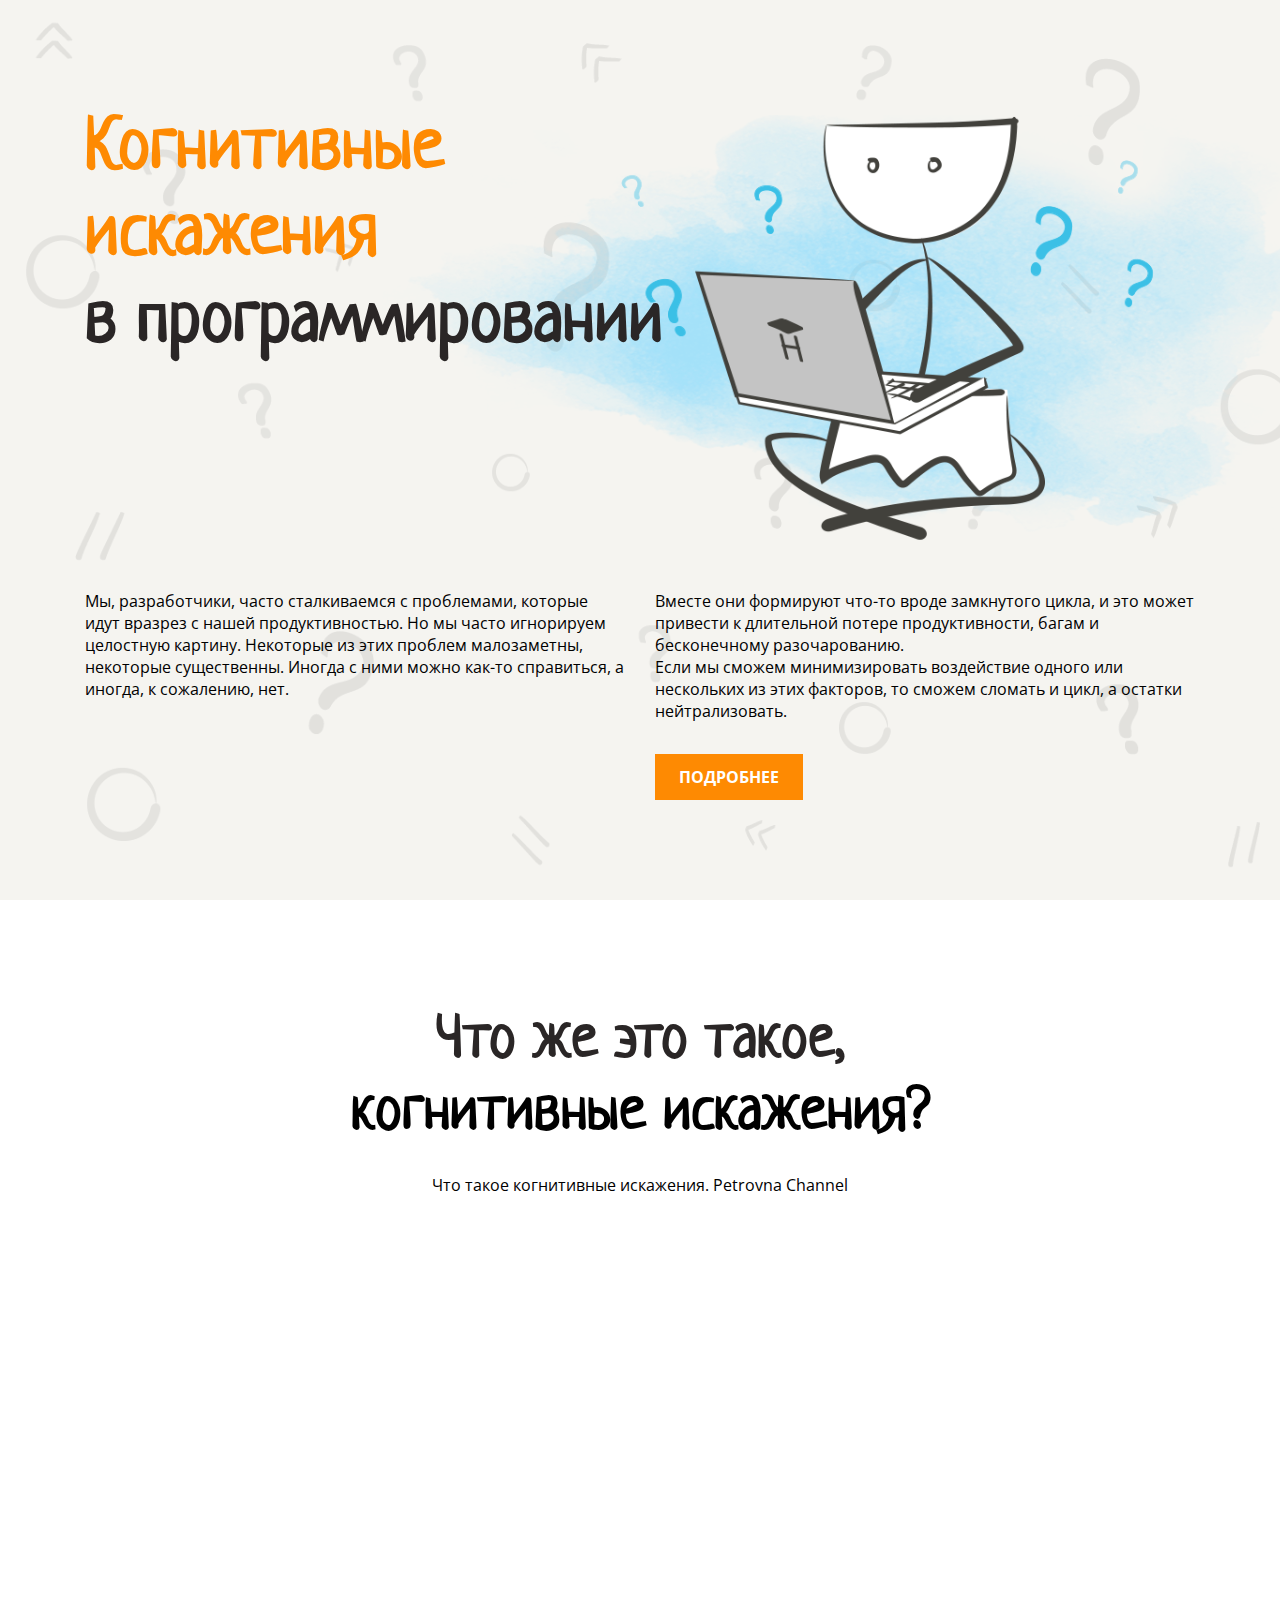
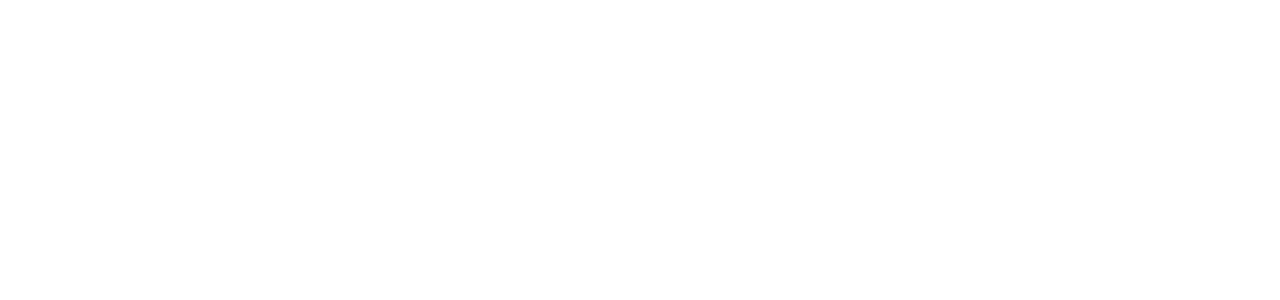
<file: index.html>
<!DOCTYPE html>
<html lang="ru">
<head>
    <meta charset="UTF-8">
    <meta name="viewport" content="width=device-width, initial-scale=1.0">
    <link rel="stylesheet" href="./styles.css">
<title>Когнитивные искажения (Соловьев Евгений)</title>
</head>

<body>
 
    <header class="background-image background-light">
        <div class="container">
          <h1 class="text-primary">
            Когнитивные<br>
            искажения<br>
            <span class="text-dark">в программировании</span>
          </h1>
          <img class="header-image" src="./images/main.png" alt="Человек с ноутбуком" height="525">
          <div class="row gap-2">
            <div class="flex-width-50">
              <p>
                Мы, разработчики, часто сталкиваемся с проблемами, которые идут вразрез с нашей продуктивностью. Но мы часто
                игнорируем целостную картину. Некоторые из этих проблем малозаметны, некоторые существенны. Иногда с ними
                можно как-то справиться, а иногда, к сожалению, нет.
              </p>
            </div>
            <div class="flex-width-50">
              <p>
                Вместе они формируют что-то вроде замкнутого цикла, и это может привести к длительной потере продуктивности,
                багам и бесконечному разочарованию.
              </p>
              <p>
                Если мы сможем минимизировать воздействие одного или нескольких из этих факторов, то сможем сломать и цикл, а
                остатки нейтрализовать.
              </p>
              <a class="btn mt-2" href="#">Подробнее</a>
            </div>
          </div>
        </div>
      </header>


      <main>
        <section class="preview-image">
            <div class="container gap-30">
              <h2>
                <span class="text-dark">Что же это такое,</span><br>
                когнитивные искажения?
              </h2>
              <p>
                Что такое когнитивные искажения. Petrovna Channel
              </p>
              <div>
                <iframe class="video-preview" width="919" height="569" src="https://www.youtube.com/embed/jie9AizBqss" allowfullscreen=""></iframe>
              </div>
            </div>
          </section>
      </main>

</body>


</html>
</file>
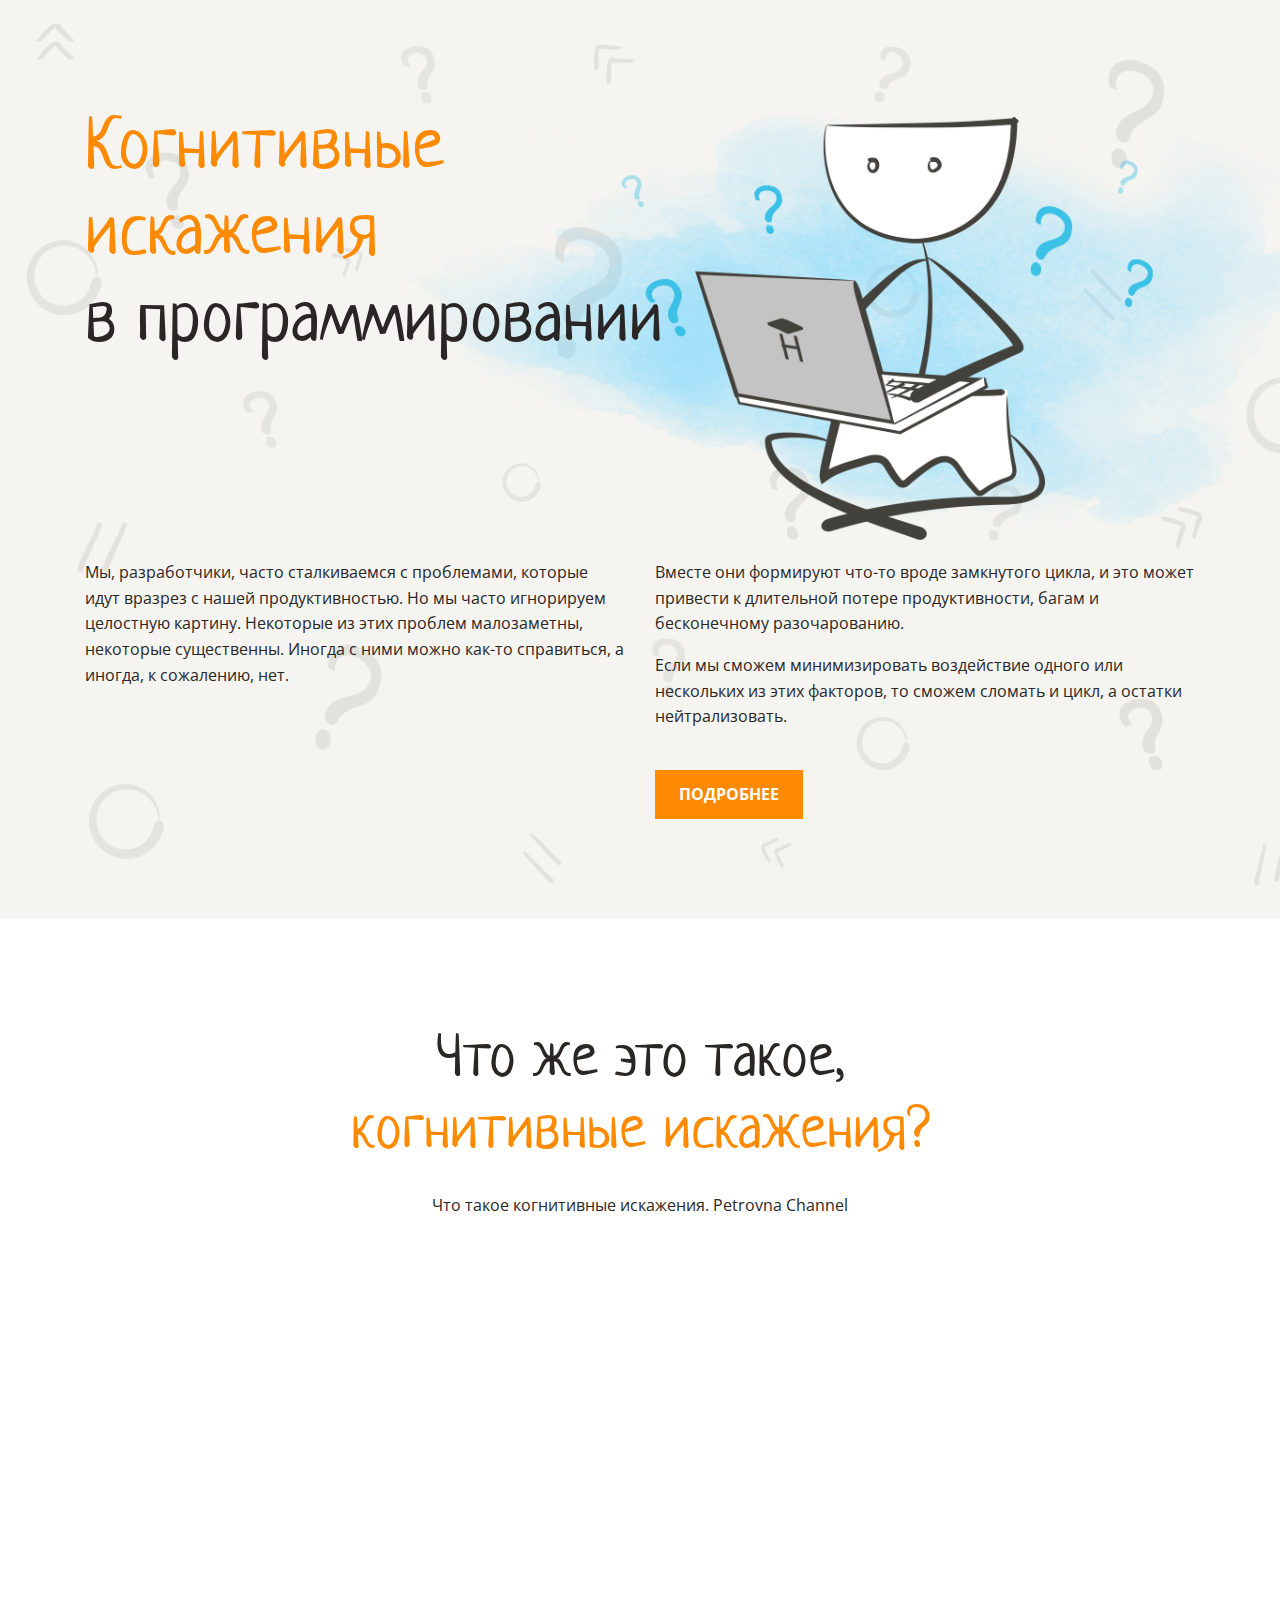
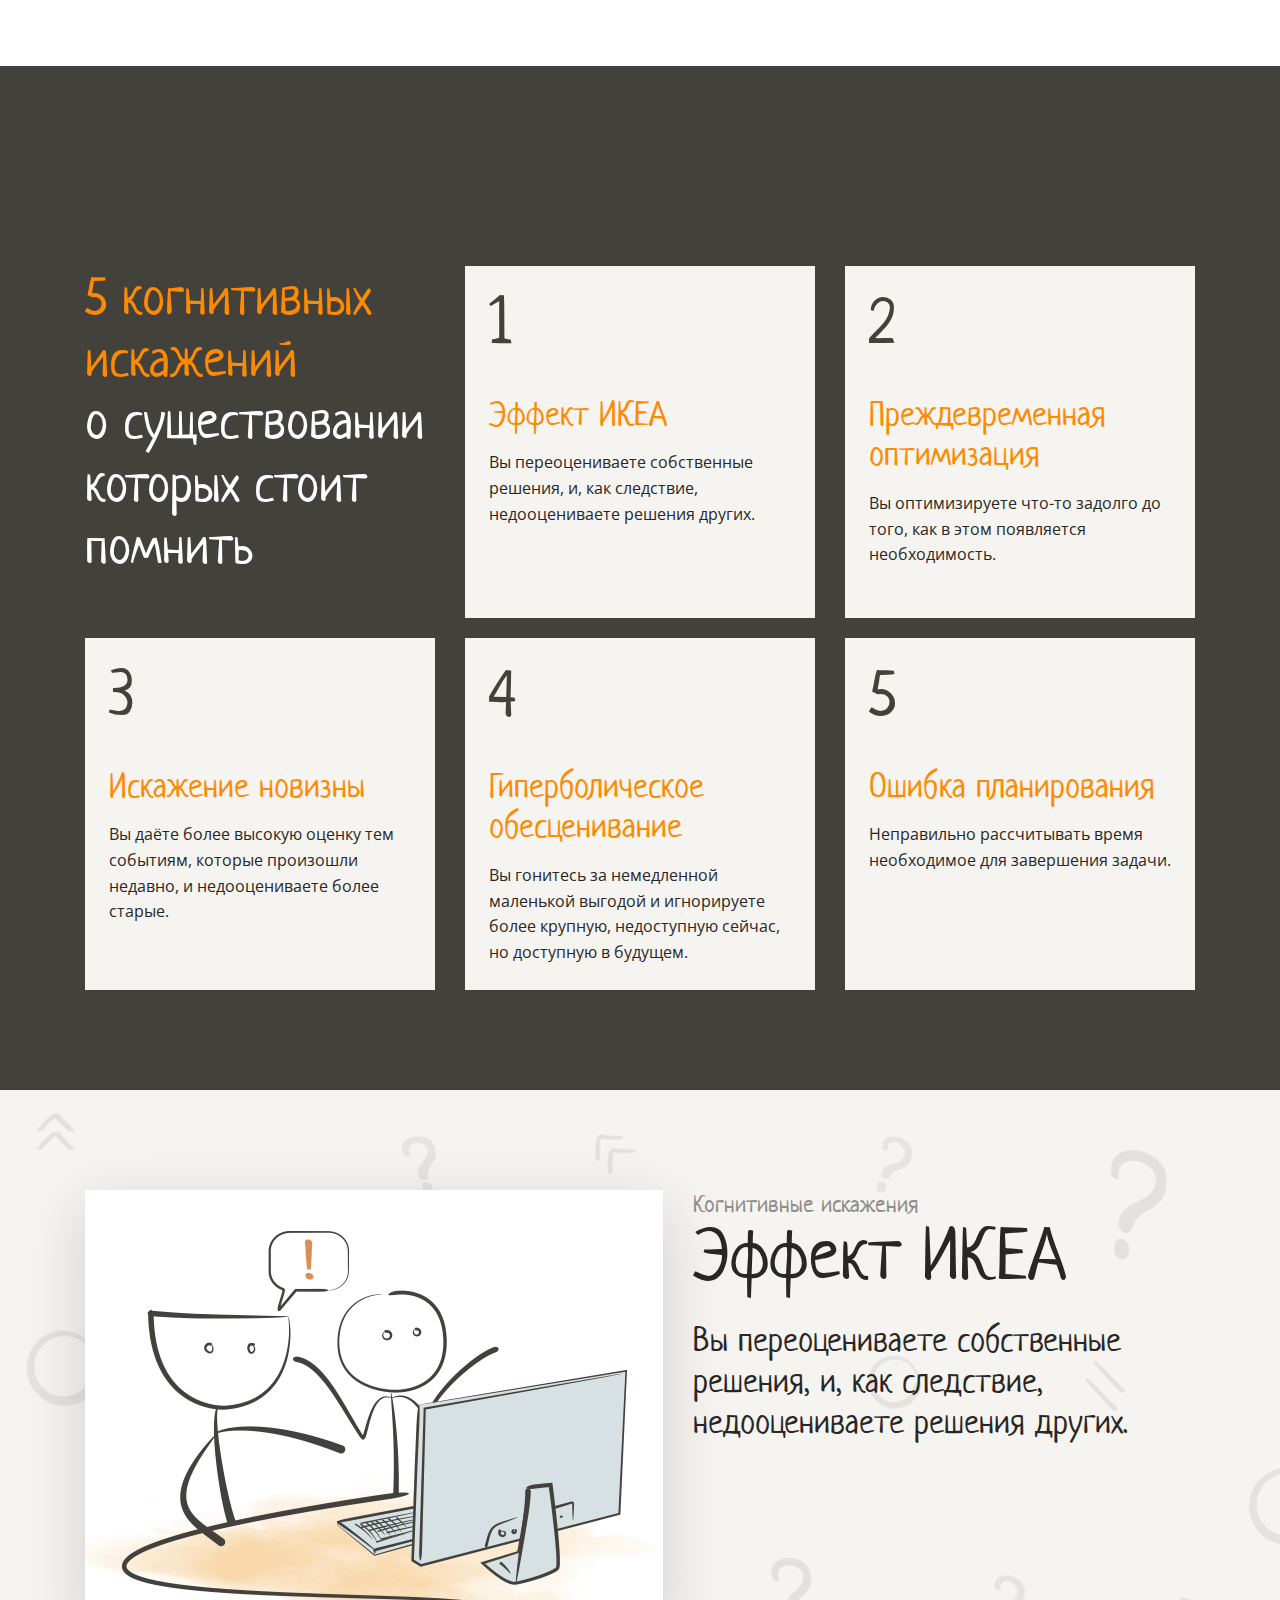
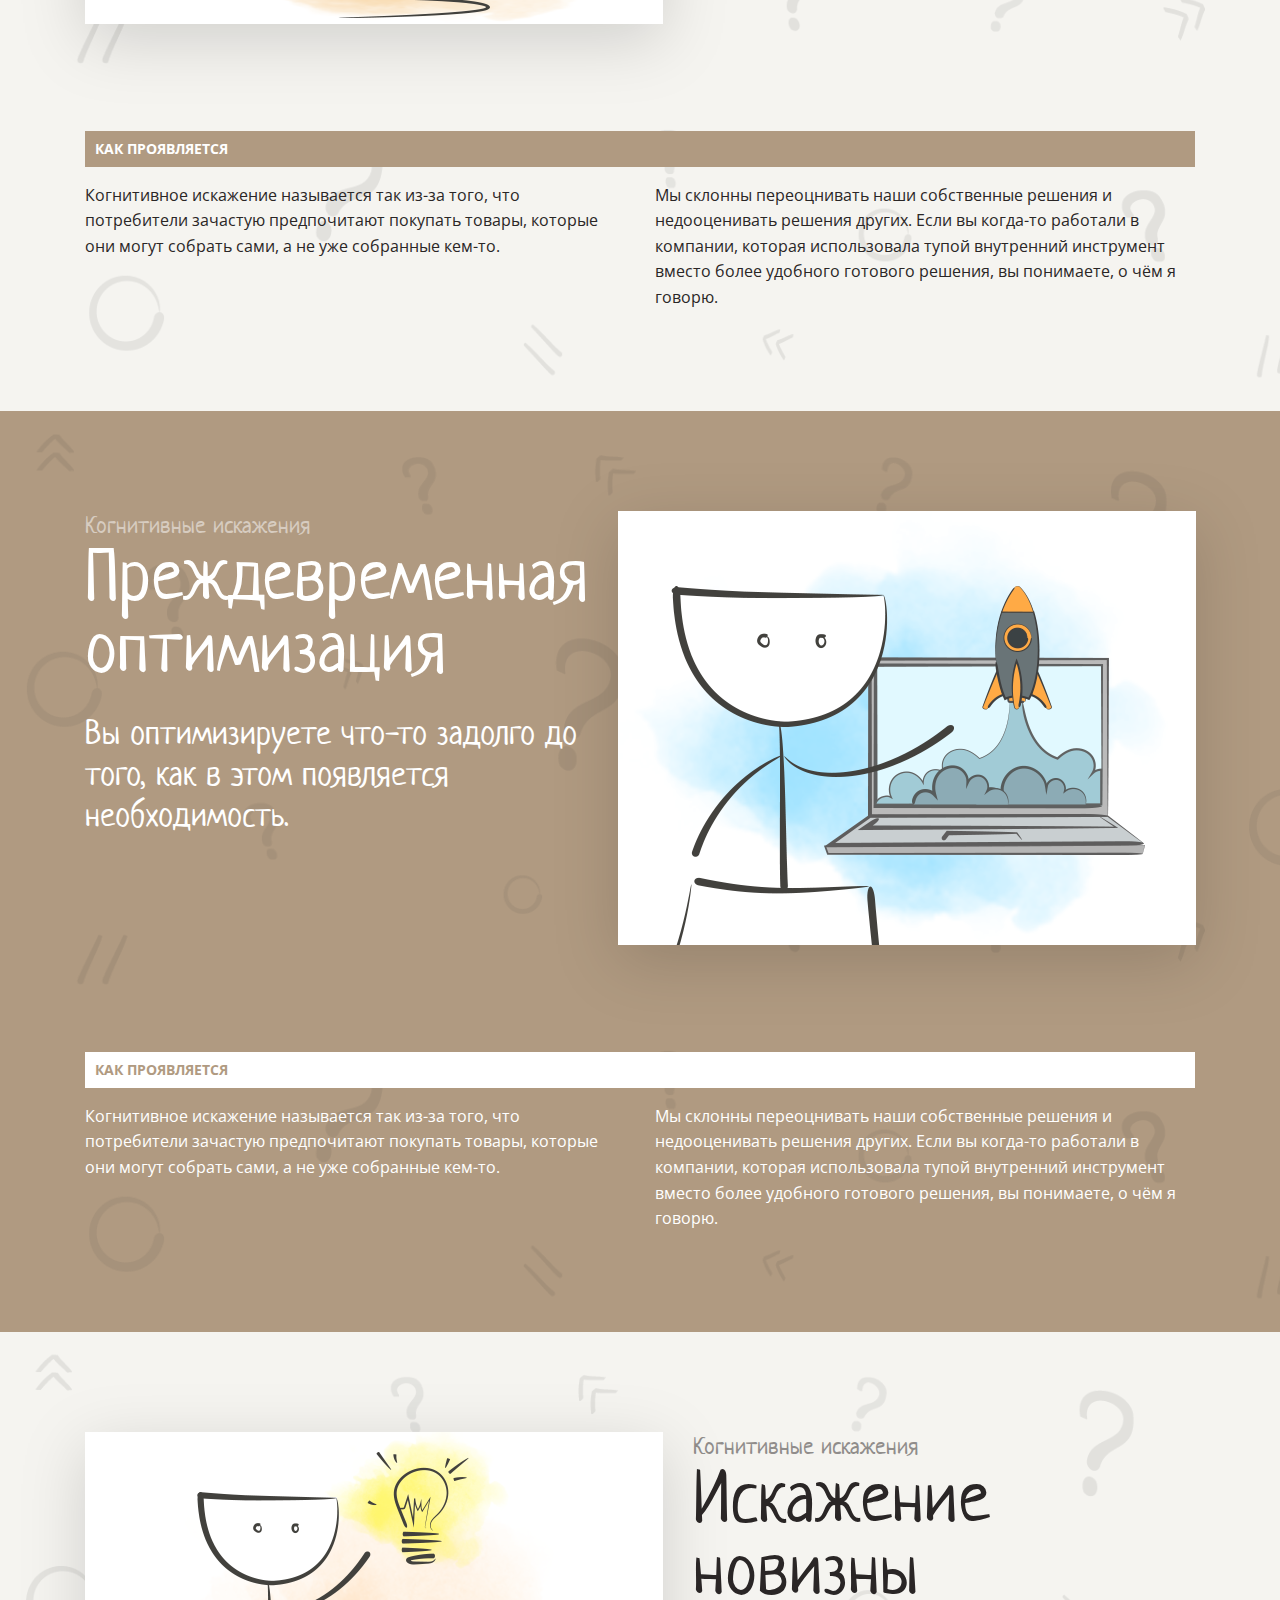
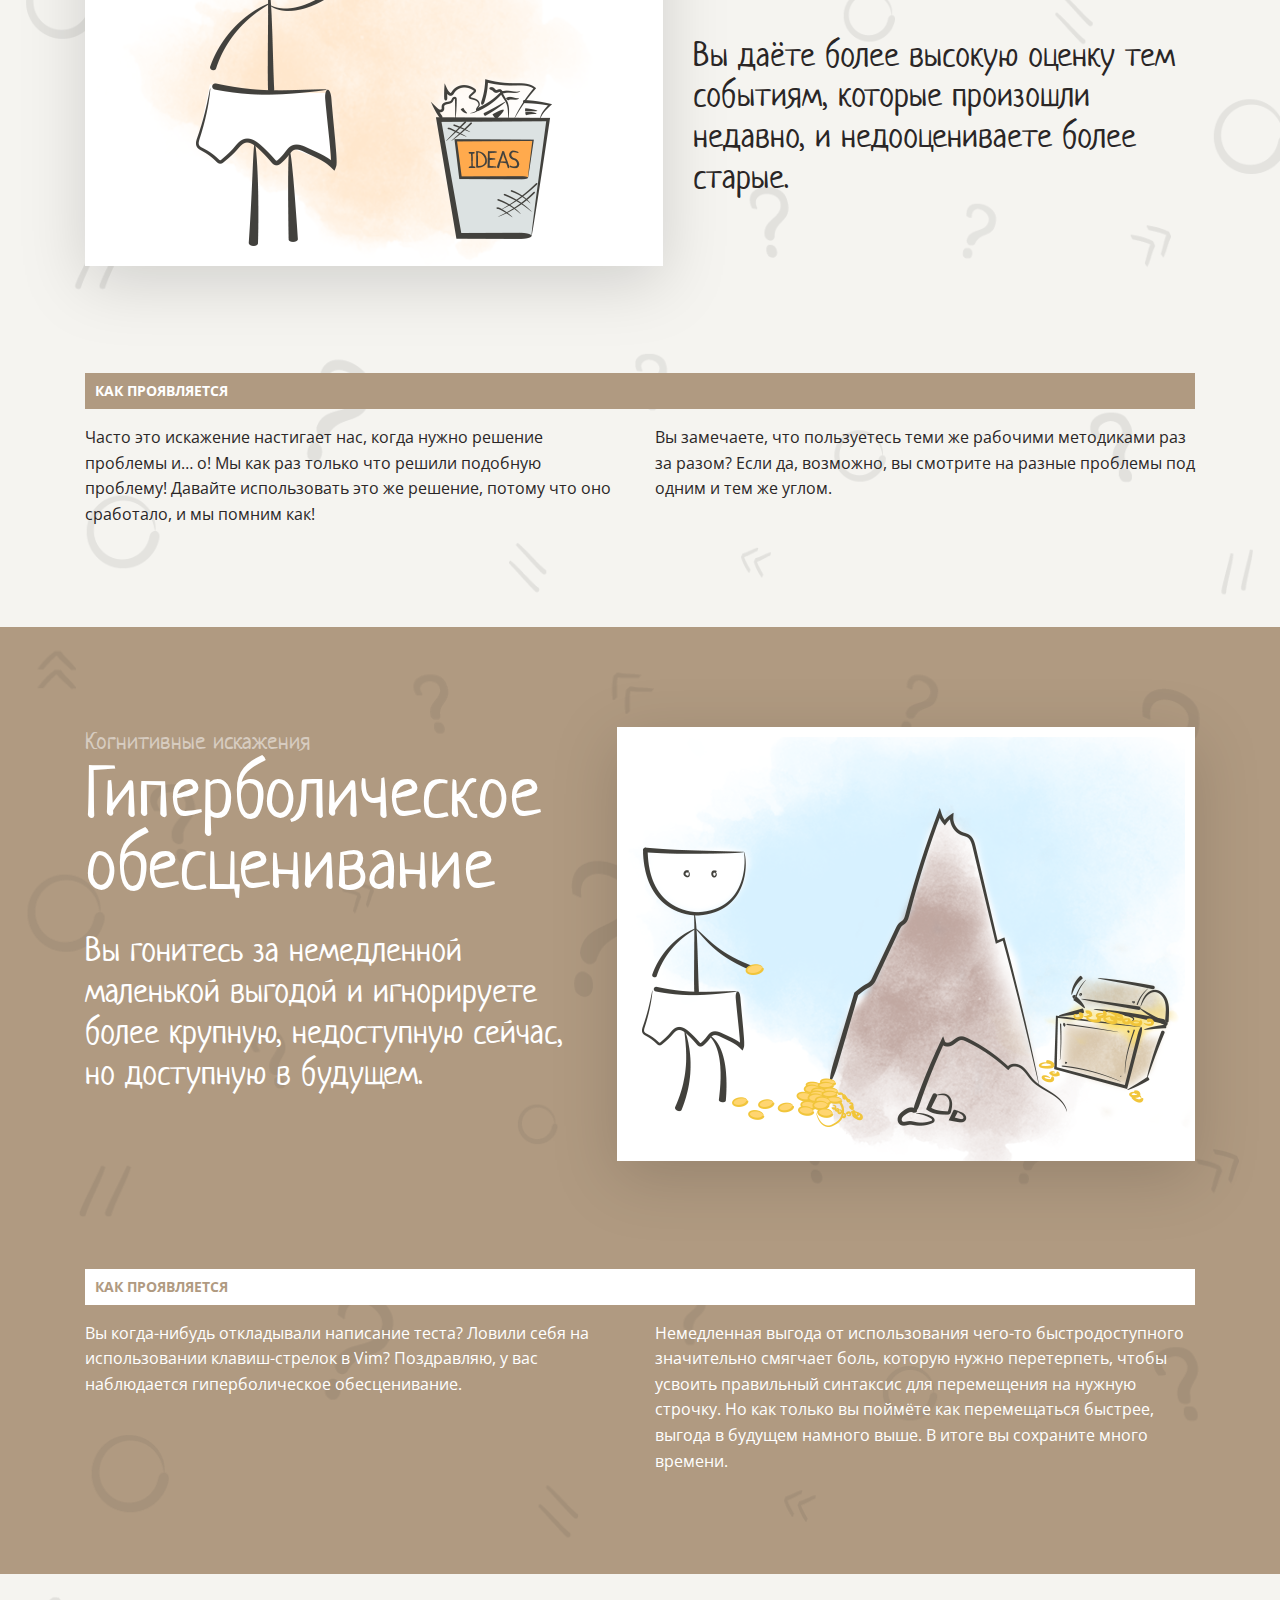
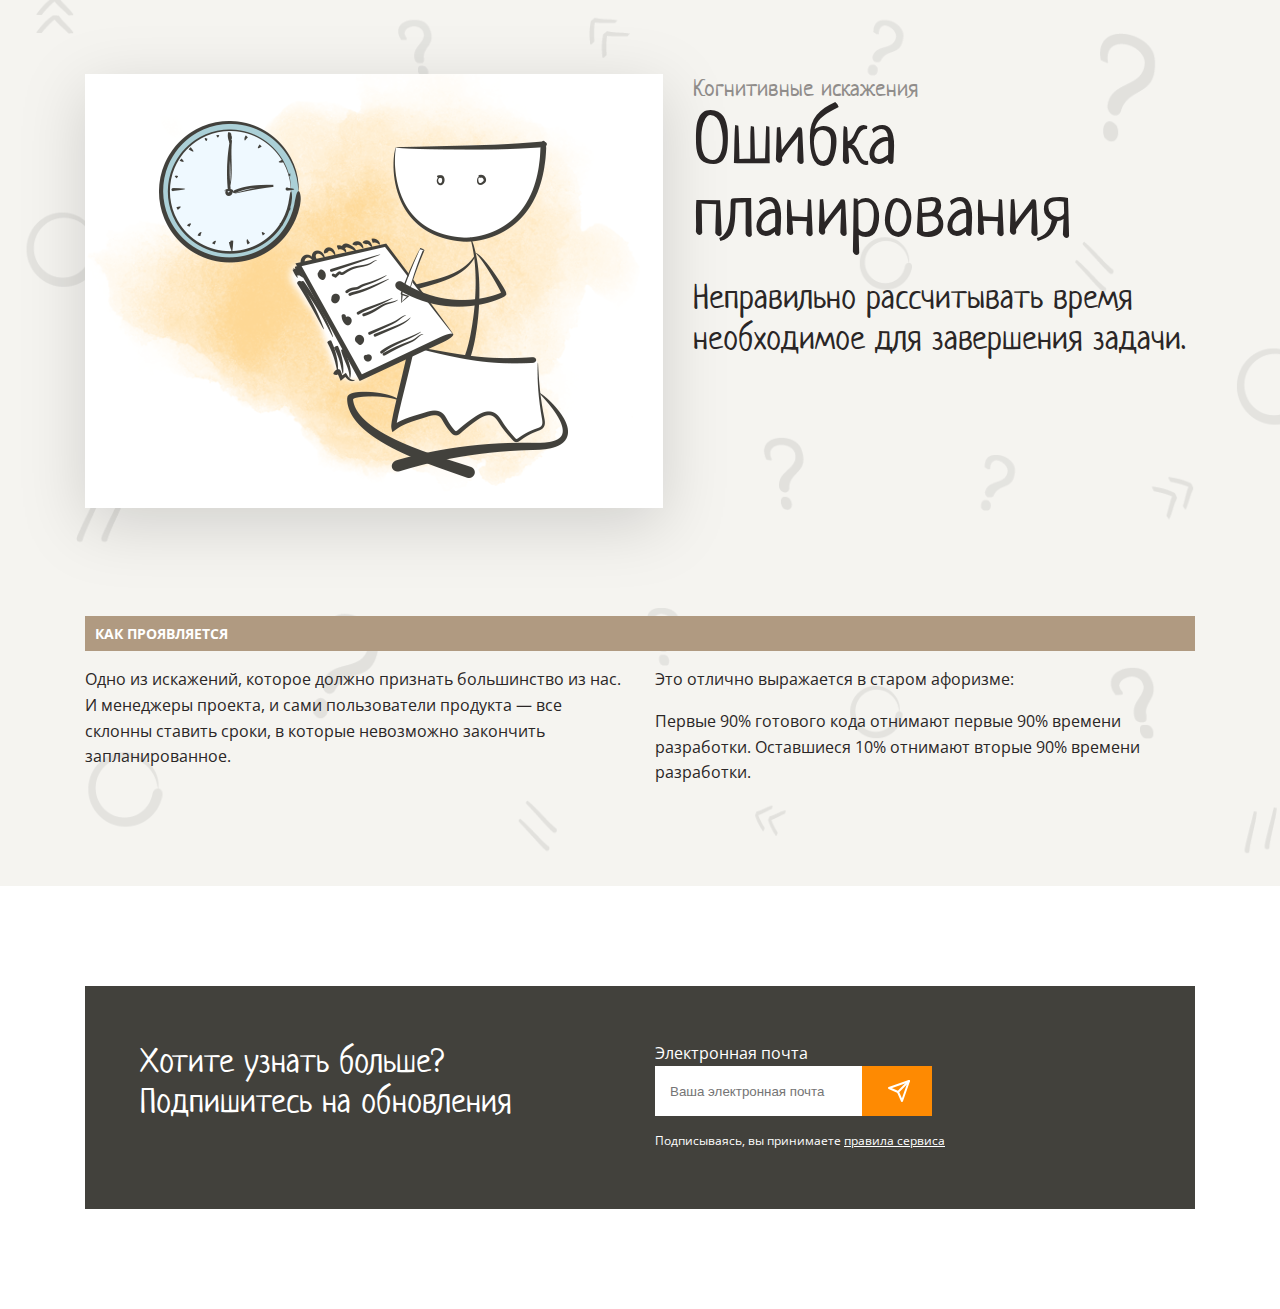
<file: src/index.html>
<!DOCTYPE html>
<html lang="ru">
<head>
    <meta charset="UTF-8">
    <meta http-equiv="X-UA-Compatible" content="IE=edge">
    <meta name="viewport" content="width=device-width, initial-scale=1.0">
    <link rel="stylesheet" href="./style.css">
    <title>Когнитивные искажения user-45f6a7373207583b</title>
</head>
<body>
    
    <header class="bg bg-light">
        <div class="container ">
            <div class="header-title">
                <h1 class="text-primary">
                    Когнитивные<br>искажения<br><span class="text-dark">в программировании</span>
                </h1>
                <img class="header-image" src="./images/main.png" alt="man with laptop">
            </div>
            <div class="row mt-180">
                <div>
                    <p>Мы, разработчики, часто сталкиваемся с проблемами, которые идут вразрез с нашей продуктивностью. Но мы часто игнорируем целостную картину. Некоторые из этих проблем малозаметны, некоторые существенны. Иногда с ними можно как-то справиться, а иногда, к сожалению, нет.</p>
                </div>
                <div>
                    <p>Вместе они формируют что-то вроде замкнутого цикла, и это может привести к длительной потере продуктивности, багам и бесконечному разочарованию.</p>
                    <p>Если мы сможем минимизировать воздействие одного или нескольких из этих факторов, то сможем сломать и цикл, а остатки нейтрализовать.</p>
                    <a class="link-more" href="">Подробнее</a>
                </div>
            </div>
        </div>
    </header>

    <main>
        <section class="video-section" id="preview-image">
            <div class="container">
                <h2 class="mb-30">Что же это такое,<br><span class="text-primary">когнитивные искажения?</span></h2>
                <p class="mb-30">Что такое когнитивные искажения. Petrovna Channel</p>
                <div class="video-block filter">
                    <iframe width="919" height="569" src="https://www.youtube.com/embed/jie9AizBqss" frameborder="0" allowfullscreen></iframe>
                </div>
            </div>
        </section>

        <section id="navigation">
            <div class="container">
                <div class="navigations-cards">
                    <a href="#" class="navigation-card-header">
                        <h2 class="text-primary">5 когнитивных искажений<br><span class="text-white"> о существовании которых стоит помнить</span></h2>
                    </a>
                    
                    <a href="#" class="navigation-card">
                        <div class="navigation-card-number">1</div>
                        <h3 class="navigation-card-header">Эффект ИКЕА</h3>
                        <p class="navigation-card-text">Вы переоцениваете собственные решения, и, как следствие, недооцениваете решения других.</p>
                    </a>

                    <a href="#" class="navigation-card">
                        <div class="navigation-card-number">2</div>
                        <h3 class="navigation-card-header">Преждевременная оптимизация</h3>
                        <p class="navigation-card-text">Вы оптимизируете что-то задолго до того, как в этом появляется необходимость.</p>
                    </a>

                    <a href="#" class="navigation-card">
                        <div class="navigation-card-number">3</div>
                        <h3 class="navigation-card-header">Искажение новизны</h3>
                        <p class="navigation-card-text">Вы даёте более высокую оценку тем событиям, которые произошли недавно, и недооцениваете более старые.</p>
                    </a>

                    <a href="#" class="navigation-card">
                        <div class="navigation-card-number">4</div>
                        <h3 class="navigation-card-header">Гиперболическое обесценивание</h3>
                        <p class="navigation-card-text">Вы гонитесь за немедленной маленькой выгодой и игнорируете более крупную, недоступную сейчас, но доступную в будущем.</p>
                    </a>

                    <a href="#" class="navigation-card">
                        <div class="navigation-card-number">5</div>
                        <h3 class="navigation-card-header">Ошибка планирования</h3>
                        <p class="navigation-card-text">Неправильно рассчитывать время необходимое для завершения задачи.</p>
                    </a>

                   
                </div>
            </div>
        </section>

        <section class="bg bg-light pt-pm--10" id="ikea-effect">
            <div class="container">
                <div class="row">
                    <div class="filter va-m">
                        <img src="./images/1.png" alt="ikea effect">
                    </div>

                    <div>
                        <h4 class="text-dark-50">Когнитивные искажения</h4>
                        <h1  class="lh-1 mb-30">Эффект ИКЕА</h1>
                        <h3>Вы переоцениваете собственные решения, и, как следствие, недооцениваете решения других.</h3>
                    </div>
                </div>
                <div class="header-line header-line-dark mt-100">Как проявляется</div>
                <div class="row">
                    <div>
                        <p>Когнитивное искажение называется так из-за того, что потребители зачастую предпочитают покупать товары, которые они могут собрать сами, а не уже собранные кем-то.</p>
                    </div>
                    <div>
                        <p>Мы склонны переоцнивать наши собственные решения и недооценивать решения других. Если вы когда-то работали в компании, которая использовала тупой внутренний инструмент вместо более удобного готового решения, вы понимаете, о чём я говорю.</p>
                    </div>
                </div>
            </div>
        </section>

        <section class="bg bg-dark pt-pm--10" id="premature-optimization">
            <div class="container">
                <div class="row">
                    <div>
                        <h4 class="text-white-50 ">Когнитивные искажения</h4>
                        <h1 class="lh-1 mb-30">Преждевременная оптимизация</h1>
                        <h3>Вы оптимизируете что-то задолго до того, как в этом появляется необходимость.</h3>
                    </div>

                    <div class="filter va-m">
                        <img src="./images/2.png" alt="premature optimization">
                    </div>
                </div>
                <div class="header-line header-line-light mt-100">Как проявляется</div>
                <div class="row">
                    <div>
                        <p>Когнитивное искажение называется так из-за того, что потребители зачастую предпочитают покупать товары, которые они могут собрать сами, а не уже собранные кем-то.</p>
                    </div>
                    <div>
                        <p>Мы склонны переоцнивать наши собственные решения и недооценивать решения других. Если вы когда-то работали в компании, которая использовала тупой внутренний инструмент вместо более удобного готового решения, вы понимаете, о чём я говорю.</p>
                    </div>
                </div>
            </div>
        </section>

        <section class="bg bg-light pt-pm--10" id="distortion-of-novelty">
            <div class="container">
                <div class="row">
                    <div class="filter va-m">
                        <img src="./images/3.png" alt="distortion-of-novelty">
                    </div>

                    <div>
                        <h4 class="text-dark-50">Когнитивные искажения</h4>
                        <h1 class="lh-1 mb-30">Искажение новизны</h1>
                        <h3>Вы даёте более высокую оценку тем событиям, которые произошли недавно, и недооцениваете более старые.</h3>
                    </div>

                </div>
                <div class="header-line header-line-dark mt-100">Как проявляется</div>
                <div class="row">
                    <div>
                        <p>Часто это искажение настигает нас, когда нужно решение проблемы и… о! Мы как раз только что решили подобную проблему! Давайте использовать это же решение, потому что оно сработало, и мы помним как!</p>
                    </div>
                    <div>
                        <p>Вы замечаете, что пользуетесь теми же рабочими методиками раз за разом? Если да, возможно, вы смотрите на разные проблемы под одним и тем же углом.</p>
                    </div>
                </div>
            </div>
        </section>

        <section class="bg bg-dark pt-pm--10" id="hyperbolic-depreciation">
            <div class="container">
                <div class="row">
                    
                    <div>
                        <h4 class="text-white-50">Когнитивные искажения</h4>
                        <h1 class="lh-1 mb-30">Гиперболическое обесценивание</h1>
                        <h3>Вы гонитесь за немедленной маленькой выгодой и игнорируете более крупную, недоступную сейчас, но доступную в будущем.</h3>
                    </div>
                    
                    <div class="filter va-m">
                        <img src="./images/4.png" alt="hyperbolic-depreciation">
                    </div>
                </div>
                <div class="header-line header-line-light mt-100">Как проявляется</div>
                <div class="row">
                    <div>
                        <p>Вы когда-нибудь откладывали написание теста? Ловили себя на использовании клавиш-стрелок в Vim? Поздравляю, у вас наблюдается гиперболическое обесценивание.</p>
                    </div>
                    <div>
                        <p>Немедленная выгода от использования чего-то быстродоступного значительно смягчает боль, которую нужно перетерпеть, чтобы усвоить правильный синтаксис для перемещения на нужную строчку. Но как только вы поймёте как перемещаться быстрее, выгода в будущем намного выше. В итоге вы сохраните много времени.</p>
                    </div>
                </div>
            </div>
        </section>

        <section class="bg bg-light pt-pm--10" id="errors-in-planning">
            <div class="container">
                <div class="row">
                    <div class="filter va-m">
                        <img src="./images/5.png" alt="errors-in-planning">
                    </div>
                    
                    <div>
                        <h4 class="text-dark-50">Когнитивные искажения</h4>
                        <h1  class="lh-1 mb-30">Ошибка планирования</h1>
                        <h3>Неправильно рассчитывать время необходимое для завершения задачи.</h3>
                    </div>
                    
                </div>
                <div class="header-line header-line-dark mt-100">Как проявляется</div>
                <div class="row">
                    <div>
                        <p>Одно из искажений, которое должно признать большинство из нас. И менеджеры проекта, и сами пользователи продукта — все склонны ставить сроки, в которые невозможно закончить запланированное.</p>
                    </div>
                    <div>
                        <p>Это отлично выражается в старом афоризме:</p> 
                        <p>Первые 90% готового кода отнимают первые 90% времени разработки. Оставшиеся 10% отнимают вторые 90% времени разработки.</p>
                    </div>
                </div>
            </div>
        </section>
    </main>

    <footer>
        <div class="container">
            <div class="contact-form row">
                <div class="left">
                    <h3>Хотите узнать больше?<br>Подпишитесь на обновления</h3>
                </div>
                <div class="right">
                    <form action="#">
                        <label for="email">Электронная почта</label>
                        <br>
                        <div class="d-flex">
                            <input type="text" id="email" placeholder="Ваша электронная почта">
                            <button></button>
                        </div>
                        <p class="form-agree">Подписываясь, вы принимаете <a href="#" class="link-white">правила сервиса</a></p>
                    </form>

                </div>

            </div>
        </div>
    </footer>

</body>
</html>
</file>
<file: styles.css>
@font-face {
    font-weight: 400;
    font-family: OpenSans;
    src: url("./fonts/OpenSans-Regular.ttf");
  }
  
  @font-face {
    font-weight: 700;
    font-family: OpenSans;
    src: url("./fonts/OpenSans-Bold.ttf");
  }
  
  @font-face {
    font-weight: 300;
    font-family: OpenSans;
    src: url("./fonts/OpenSans-Light.ttf");
  }
  
  @font-face {
    font-weight: 400;
    font-family: 'Neucha';
    src: url("./fonts/Neucha-Regular.ttf");
  }
  

:root {
    --color-white: #FFFFFF;
    --color-white50: #D7CCC0;
    --color-light: #F5F4F0;
    --color-dark50: #908D8B;
    --color-dark: #2A2626;
    --color-brown: #B09A81;
    --color-primary: #FE8A02;
    --color-primary-dark: #42413C;

    --ff-headers: "Neucha";
    --ff-normal: "OpenSans";

}
body {
    font-family: var(--ff-normal);
}

* {
    box-sizing: border-box;
    padding: 0;
    margin: 0;
    
}

h1,h2,h3 {
    line-height: 1.2em;
    font-family: var(--ff-headers);
}
h1 {
    font-size: 72px;
    z-index: 1;
}
h2 {
    font-size: 60px;
}
h3 {
    font-size: 34px;
}

p {
    font-size: 16px;
}

.text-primary {
    color: var(--color-primary);
}
.text-dark {
    color: var(--color-dark);
}


.background-image::before {
    position: absolute;
    width: 100%;
    height: 100%;
    background-image: url('./images/background.png');
    background-repeat: no-repeat;
    background-size: cover;
    content: "";
    opacity: 0.1;
}
.background-dark {
    background-color: var(--color-brown);
}
.background-light {
    background-color: var(--color-light);
}

.container {
    position: relative;
    display: flex;
    flex-direction: column;
    justify-content: space-between;
    max-width: 1110px;
    min-height: 900px;
    margin: 0 auto;
    padding: 100px 0;
}

.header-image {
    position: absolute;
    top: 55px;
    right: -270px;
}

.row {
    display: flex;
    gap: 30px;
}

.row div {
    flex: 1 1;
}


.btn {
    padding:12px 24px;
    font-weight: bold;
    color: var(--color-white);
    text-transform: uppercase;
    background: var(--color-primary);
    text-decoration: none;
    display: inline-block;
}

.mt-2 {
    margin-top: 2rem;
}

.preview-image {
    text-align: center;
}
.video-preview {
    border:0;
    filter: drop-shadow(0 16px 32px rgba(0 0 0 / 15%));
}

.gap-30 {
    gap: 30px;
}
</file>
<file: src/style.css>
@font-face {
    font-family: Neucha;
    src: url("./fonts/Neucha-Regular.ttf");
  }
  
  @font-face {
    font-family: OpenSans;
    src: url("./fonts/OpenSans-VariableFont.ttf");
  }
  
  :root {
    --color-white: #FFFFFF;
    --color-light: #F5F4F0;
    --color-dark-50: #908D8B;
    --color-dark: #2A2626;
    --color-brown: #B09A81;
    --color-primary: #FE8A02;
    --color-primary-dark: #42413C;
    --color-white-50: #D7CCC0;
  }

  * {
    padding: 0;
    margin: 0;
    box-sizing: border-box;
  }

  h1, h2, h3, h4 {
    font-family: 'Neucha';
    font-weight: 400;
    line-height: 1.2em;
  }
  
  h1 {
    font-size: 72px;
    z-index: 3;
    position: relative;
  }
  h2 {
    font-size: 60px;
  }
  h3 {
    font-size: 34px;
  }
  h4 {
    font-size: 24px;
  }

  p {
    margin-top: 1em;
  }

  body {
    font-family: OpenSans;
    line-height: 1.6em;
    color: var(--color-dark);
    margin: 0;
    padding: 0;
    display: flex;
    flex-direction: column;
  }

  header, section {
    position: relative;
  }



  .text-primary {
    color: var(--color-primary);
  }

  .text-dark {
    color: var(--color-dark);
  }

  .text-white {
    color: var(--color-white);
  }

  .text-dark-50 {
    color: var(--color-dark-50);
  }

  .text-white-50 {
    color: var(--color-white-50);
  }

 div {
    /* border: 1px solid red; */
  }

  .container {
    max-width: 1110px;
    margin: 0 auto;
    position: relative;
    padding: 100px 0;
  }

  .row {
    display: flex;
    justify-content: space-between;
    gap: 30px;
  }
  .row div {
    flex: 1 1;
  }

  .header-image {
    position: absolute;
    height: 525px;
    top: 55px;
    right: -270px;
  }

  .bg::before {
    width: 100%;
    height: 100%;
    position: absolute;
    top:0;
    left: 0;
    content: "";
    background-image: url('./images/background.png');
    background-repeat: no-repeat;
    background-size: cover;
    opacity: 0.1;
  }

  .bg-light {
    background-color: var(--color-light);
  }

  .bg-dark {
    background-color: var(--color-brown);
  }

  .link-more {
    background: var(--color-primary);
    text-decoration: none;
    text-transform: uppercase;
    color: var(--color-white);
    font-weight: bold;
    display: inline-block;
    padding: 12px 24px;
    margin-top: 40px;
  }
  .mt-180 {
    margin-top: 185px;
  }

  .mt-100 {
    margin-top: 100px;
  }

  .mb-30 {
    margin-bottom: 30px;
  }

  .filter {
    filter: drop-shadow(0 16px 32px rgba(0 0 0 / 15%));
  }

  .video-section {
    text-align: center;
    margin-bottom: -260px;
    z-index: 2;
  }

  #navigation {
    background: var(--color-primary-dark);
    padding-top: 100px;
    
  }

  .navigations-cards {
    display: grid;
    grid-template-columns: repeat(3, 1fr);
    grid-template-rows: repeat(2, 1fr);
    grid-column-gap: 30px;
    grid-row-gap: 20px;
  }

  .navigations-cards a {
    text-decoration: none;
    color: var(--color-dark);
  }

  .navigation-card-header h2{
    font-size: 52px;
  }
  .navigation-card {
    background: var(--color-light);
    padding: 24px;
  }

  .navigation-card-number {
    margin-bottom: 40px;
    font-size: 64px;
    font-family: 'Neucha';
    line-height: 1;
    color: var(--color-primary-dark);
  }
  .navigation-card-header {
    color: var(--color-primary);
  }

  .navigation-card-text {
    
  }

  .pt-pm--10{
    padding: -10px 0;
  }

  .header-line {
    text-transform: uppercase;
    padding: 5px 10px;
    font-weight: bold;
    font-size: 14px;
  }

  .header-line-dark {
    background: var(--color-brown);
    color: var(--color-white);
  }

  .header-line-light {
    background: var(--color-white);
    color: var(--color-brown);
  }

  #premature-optimization, #hyperbolic-depreciation {
    color: var(--color-white);
  }

  footer {
    padding: -10px 0;
  }

  .lh-1 {
    line-height: 1;
  }

  .contact-form  {
    background: var(--color-primary-dark);
    color: var(--color-white);
    padding: 55px;
  }

  .contact-form input{
    height: 50px;
    padding: 15px;
    border:0px;
  }

  .contact-form button {
    height: 50px;
    background: var(--color-primary);
    border: 0;
  }
  .form-agree {
    font-size: 12px;
  }

  .link-white{
    color: var(--color-white);
    text-decoration: underline;
  }

  .contact-form  button {
    position: relative;
  
    display: block;
    width: 70px;
    height: 50px;
  
    background-color: var(--color-primary);
    border: none;
    cursor: pointer;
  }

  .contact-form button::before {
    position: absolute;
    left: 25px;
  
    width: 24px;
    height: 24px;
  
    background-image: url("./images/send.svg");
    background-repeat: no-repeat;
  
    transform: translateY(-50%);
  
    content: "";
  }

  .d-flex {
    display: flex;
  }
  

  .va-m {
    vertical-align: middle;
  }
</file>
